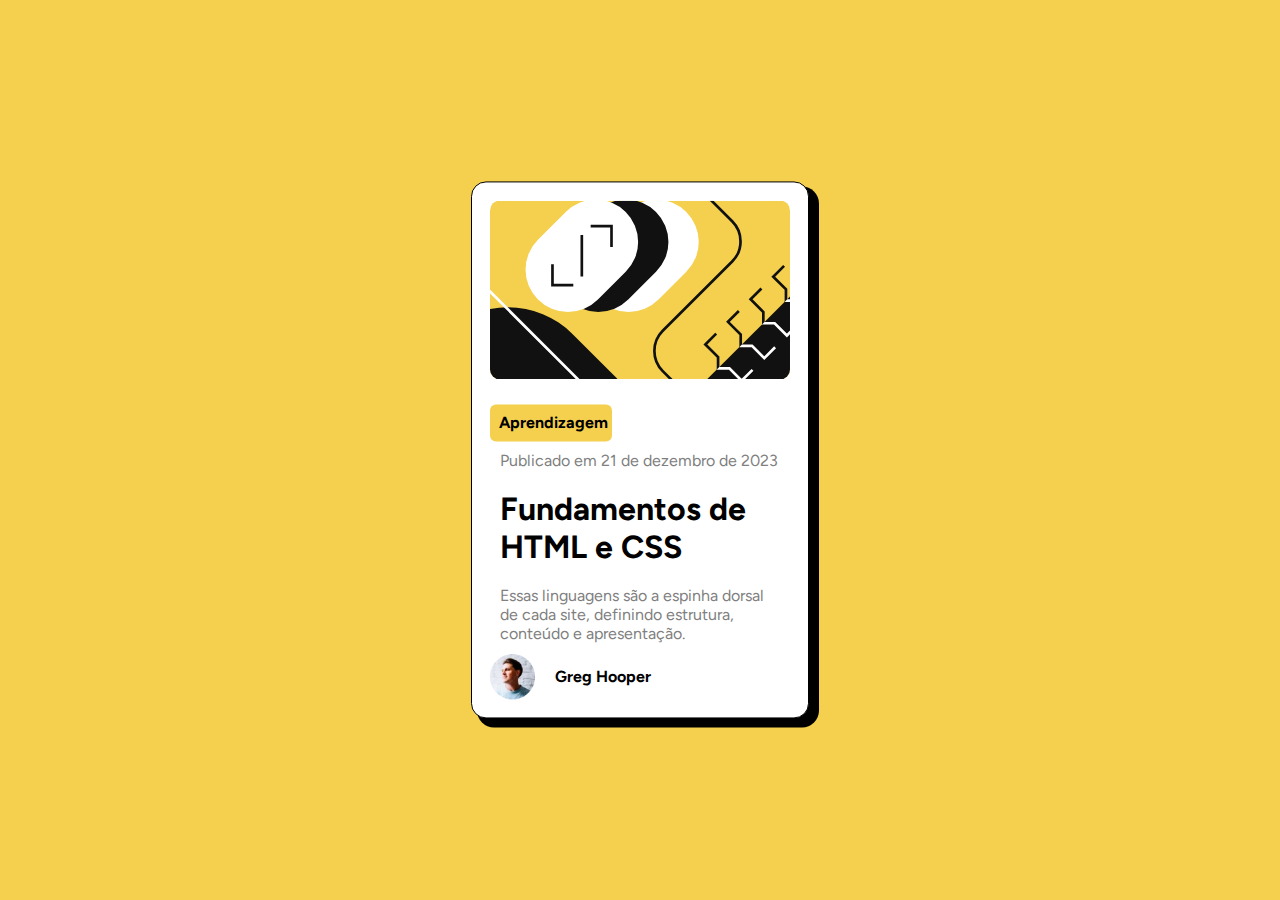
<file: blog/index.html>
<!DOCTYPE html>
<html lang="pt-br">

<head>
    <meta charset="UTF-8">
    <meta name="viewport" content="width=device-width, initial-scale=1.0">
    <title>Cartão de visualização do blog</title>
    <link rel="stylesheet" href="estilos/style.css">
    <link rel="shortcut icon" href="images/favicon-32x32.png" type="image/x-icon">
</head>

<body>
    <section>
        <img src="images/illustration-article.svg" alt="">
        <article>
            <div>
                <p>Aprendizagem</p>
            </div>
            <p>Publicado em 21 de dezembro de 2023</p>
            <h1>Fundamentos de HTML e CSS</h1>
            <p>Essas linguagens são a espinha dorsal de cada site, definindo estrutura, conteúdo e apresentação.</p>
            <div id="perfil"><img src="images/image-avatar.webp" alt="Imagem do perfil"><strong>Greg Hooper</strong>
            </div>
        </article>
    </section>
</body>

</html>
</file>
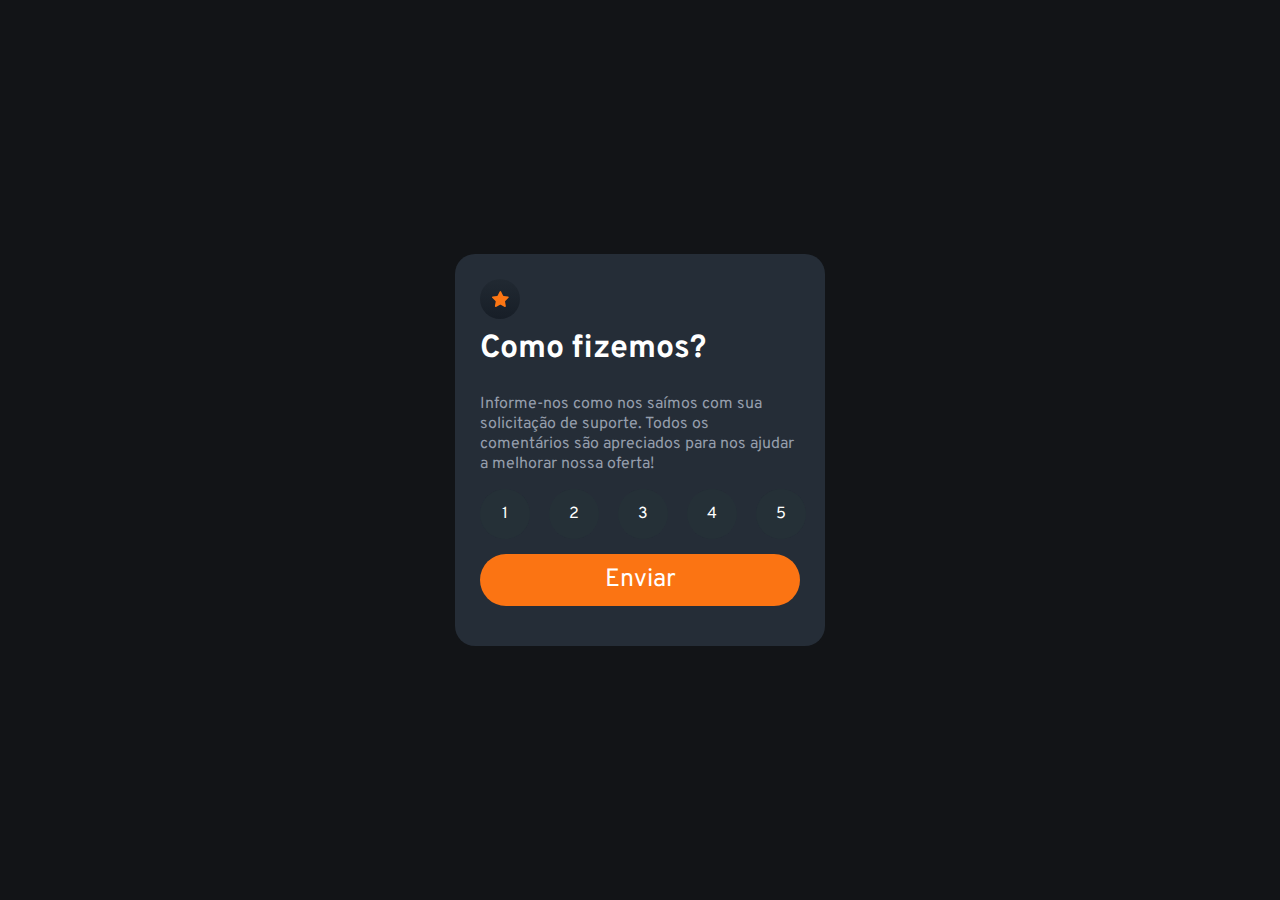
<file: clasificacao/index.html>
<!DOCTYPE html>
<html lang="pt-br">
<head>
    <meta charset="UTF-8">
    <meta name="viewport" content="width=device-width, initial-scale=1.0">
    <title>Componente de classificação interativa</title>
    <link rel="shortcut icon" href="image/favicon-32x32.png" type="image/x-icon">
    <link rel="stylesheet" href="estilos/style.css">
</head>
<body>
    <div id="pai">
        <div id="img"><img src="image/icon-star.svg" alt=""></div>
        <h1>Como fizemos?</h1>
        <p>Informe-nos como nos saímos com sua solicitação de suporte. Todos os comentários são apreciados para nos ajudar a melhorar nossa oferta!</p>
        <div class="avaliacao">
            <div class="nota">
                <label>
                    <input type="radio" name="nota" id="" value="1">
                    <span>1</span>
                </label>
            </div>
            <div class="nota">
                <label>
                    <input type="radio" name="nota" id="" value="2">
                    <span>2</span>
                </label>
            </div>
            <div class="nota">
                <label>
                    <input type="radio" name="nota" id="" value="3">
                    <span>3</span>
                </label>
            </div>
            <div class="nota">
                <label>
                    <input type="radio" name="nota" id="" value="4">
                    <span>4</span>
                </label>
            </div>
            <div class="nota">
                <label>
                    <input type="radio" name="nota" id="" value="5">
                    <span>5</span>
                </label>
            </div>
        </div>
        <input type="submit" value="Enviar" onclick="cliquei()"> 

        <!-- Enviar Você selecionou entre 5 Obrigado! Agradecemos por dedicar seu tempo para avaliar. Se precisar de mais suporte, não hesite em entrar em contato!</div> -->
    <script>
        function cliquei(n) {
            console.log('OLA')
        }
    </script>
</body>
</html>
</file>
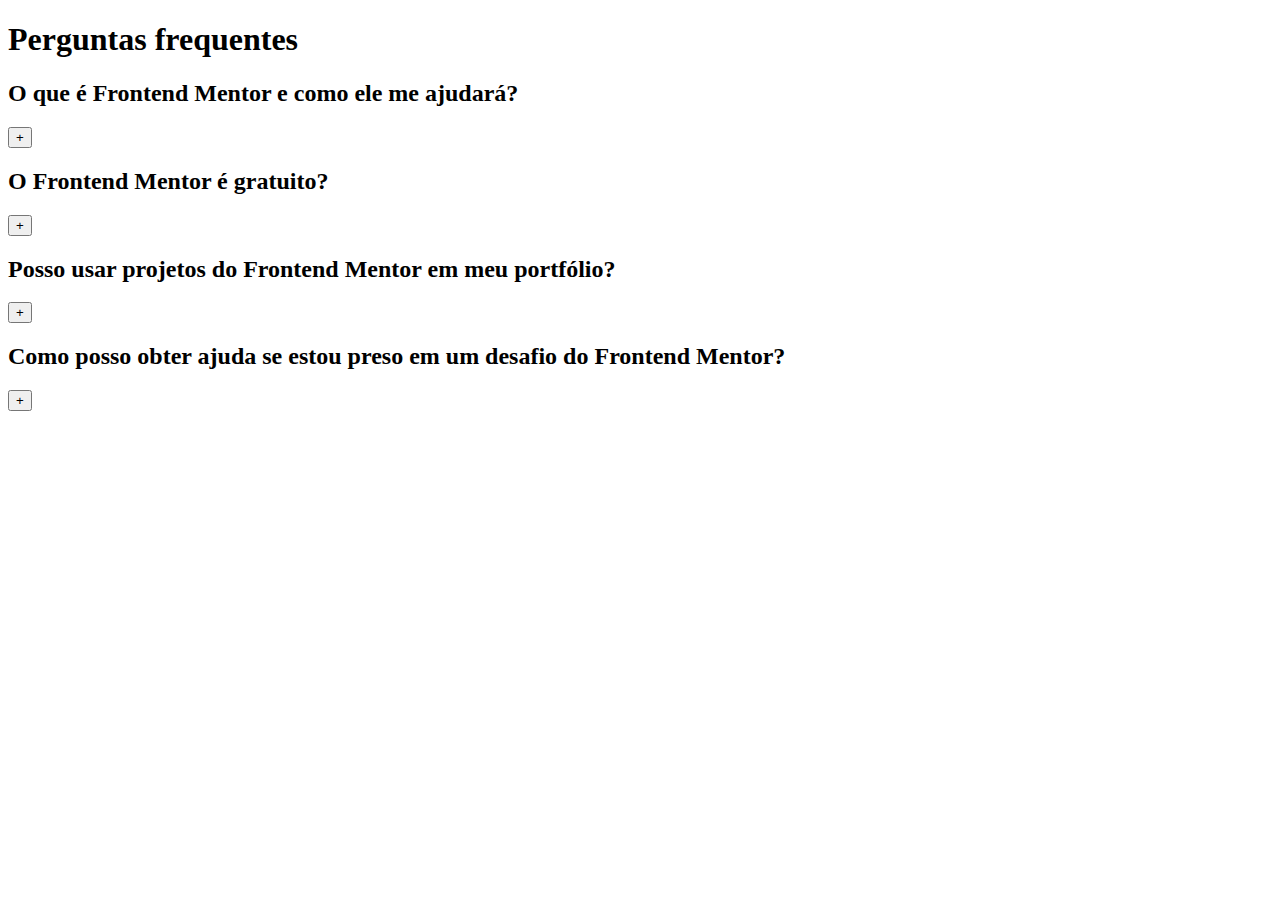
<file: faq/index.html>
<!DOCTYPE html>
<html lang="pt-br">

<head>
    <meta charset="UTF-8">
    <meta name="viewport" content="width=device-width, initial-scale=1.0">
    <title>FAQs</title>
    <link rel="stylesheet" href="estilos/style.css">
</head>

<body>
    <div id="caixa_perguntas">
        <h1>Perguntas frequentes </h1>
        <h2>O que é Frontend Mentor e como ele me ajudará?</h2> <button onclick="abrirConteudo(0)">+</button>
        <p class="res">
            Frontend Mentor oferece desafios de codificação realistas para ajudar os desenvolvedores a melhorar suas habilidades de codificação frontend com projetos em HTML, CSS e JavaScript. É adequado para todos os níveis e ideal para construção de portfólio.
        </p>
        <h2>O Frontend Mentor é gratuito?</h2> <button onclick="abrirConteudo(1)">+</button>
        
        <p class="res">
        </p>
        <h2>Posso usar projetos do Frontend Mentor em meu portfólio?</h2> <button>+</button>
        <p class="res">
        </p>
        <h2>Como posso obter ajuda se estou preso em um desafio do Frontend Mentor?</h2> <button>+</button>
        <p class="res">
        </p>
    </div>

    <script src="script.js"></script>
</body>

</html>
</file>
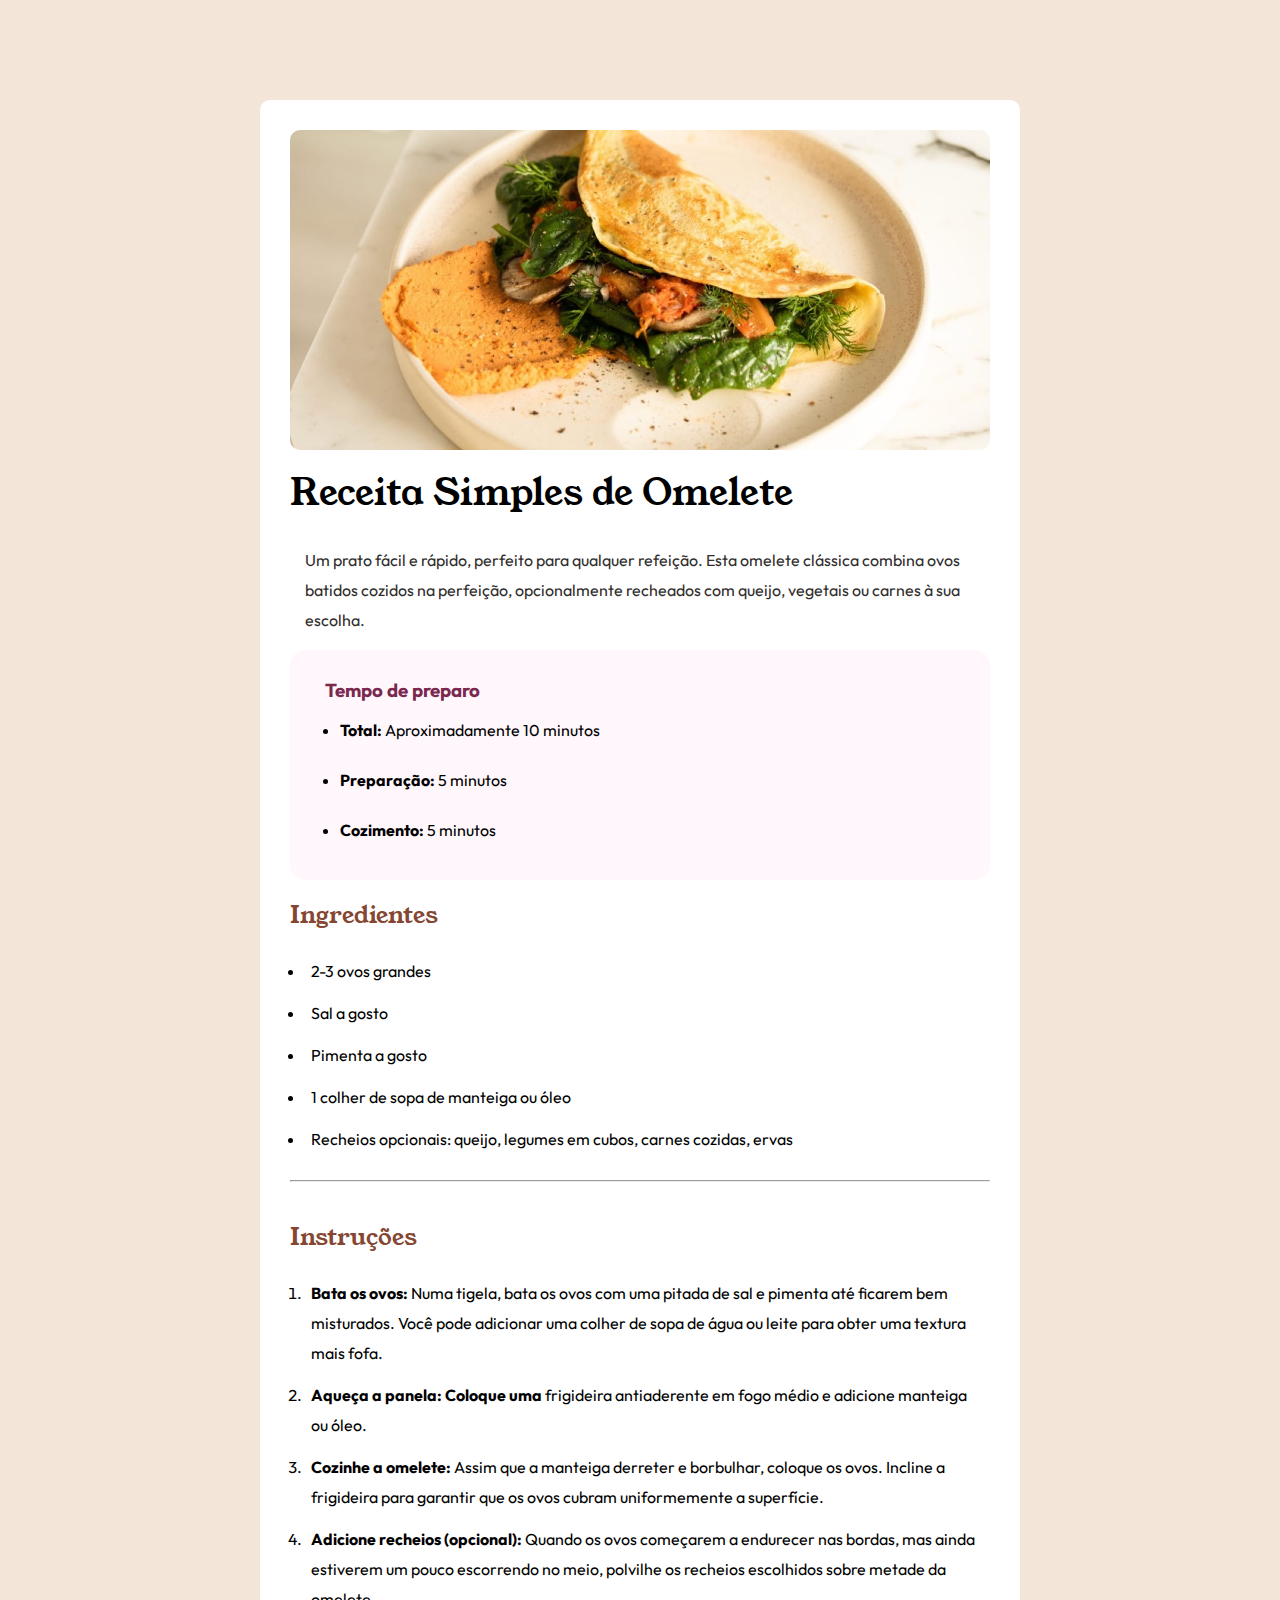
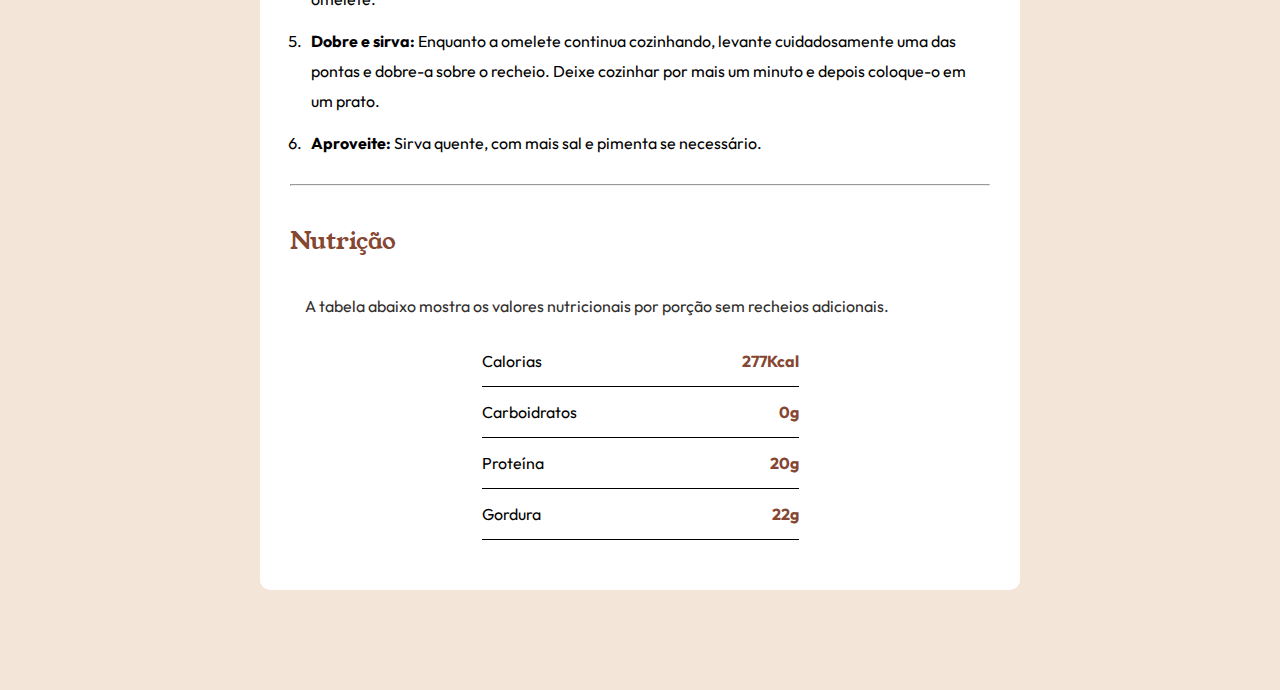
<file: pagina-de-receitas/index.html>
<!DOCTYPE html>
<html lang="pt-br">

<head>
    <meta charset="UTF-8" />
    <meta name="viewport" content="width=device-width, initial-scale=1.0" />
    <title>Páginas de Receitas</title>
    <link rel="stylesheet" href="estilos/style.css" />
    <link rel="stylesheet" href="estilos/media-query.css">
</head>

<body>

    <main>
        <div id="prato">
            <!-- foto do prato -->
        </div>
        <section>
            <h1>Receita Simples de Omelete</h1>
            <p>
                Um prato fácil e rápido, perfeito para qualquer refeição. Esta omelete
                clássica combina ovos batidos cozidos na perfeição, opcionalmente
                recheados com queijo, vegetais ou carnes à sua escolha.
            </p>
            <div>
                <div id="preparo">
                    <h3>Tempo de preparo</h3>
                    <ul>
                        <li><strong>Total:</strong> Aproximadamente 10 minutos</li>
                        <li><strong>Preparação:</strong> 5 minutos</li>
                        <li><strong>Cozimento:</strong> 5 minutos</li>
                    </ul>
                </div>
            </div>
            <h2>Ingredientes</h2>
            <ul>
                <li>2-3 ovos grandes</li>
                <li>Sal a gosto</li>
                <li>Pimenta a gosto</li>
                <li>1 colher de sopa de manteiga ou óleo</li>
                <li>Recheios opcionais: queijo, legumes em cubos, carnes cozidas, ervas</li>
            </ul>
            <hr>
            <h2>Instruções</h2>
            <ol type="1">
                <li>
                    <strong>Bata os ovos:</strong> Numa tigela, bata os ovos com uma pitada de sal e pimenta até
                    ficarem bem misturados. Você pode adicionar uma colher de sopa de água ou
                    leite para obter uma textura mais fofa.
                </li>
                <li>
                    <strong>Aqueça a panela: Coloque uma</strong>
                    frigideira antiaderente em fogo médio e adicione manteiga ou óleo.
                </li>
                <li>
                    <strong>Cozinhe a omelete:</strong> Assim que a manteiga derreter e borbulhar, coloque os ovos.
                    Incline a frigideira para garantir que os ovos cubram uniformemente a superfície.
                </li>
                <li>
                    <strong>Adicione recheios (opcional):</strong> Quando os ovos começarem a
                    endurecer nas bordas, mas ainda estiverem um pouco escorrendo no meio,
                    polvilhe os recheios escolhidos sobre metade da omelete.
                </li>
                <li>
                    <strong>Dobre e sirva:</strong>
                    Enquanto a omelete continua cozinhando, levante cuidadosamente uma das
                    pontas e dobre-a sobre o recheio. Deixe cozinhar por mais um minuto e
                    depois coloque-o em um prato.
                </li>
                <li>
                    <strong>Aproveite:</strong> Sirva quente, com mais sal e
                    pimenta se necessário.
                </li>
            </ol>
            <hr>
            <h2>Nutrição</h2>
            <p>
                A tabela abaixo mostra os valores nutricionais por porção sem recheios
                adicionais.
            </p>
            <table>
                <tr>
                    <td>Calorias</td>
                    <td class="dados">277Kcal</td>
                </tr>
                <tr>
                    <td>Carboidratos</td>
                    <td class="dados">0g</td>
                </tr>
                <tr>
                    <td>Proteína</td>
                    <td class="dados">20g</td>
                </tr>
                <tr>
                    <td>Gordura</td>
                    <td class="dados">22g</td>
                </tr>
            </table>
        </section>
    </main>
</body>

</html>
</file>
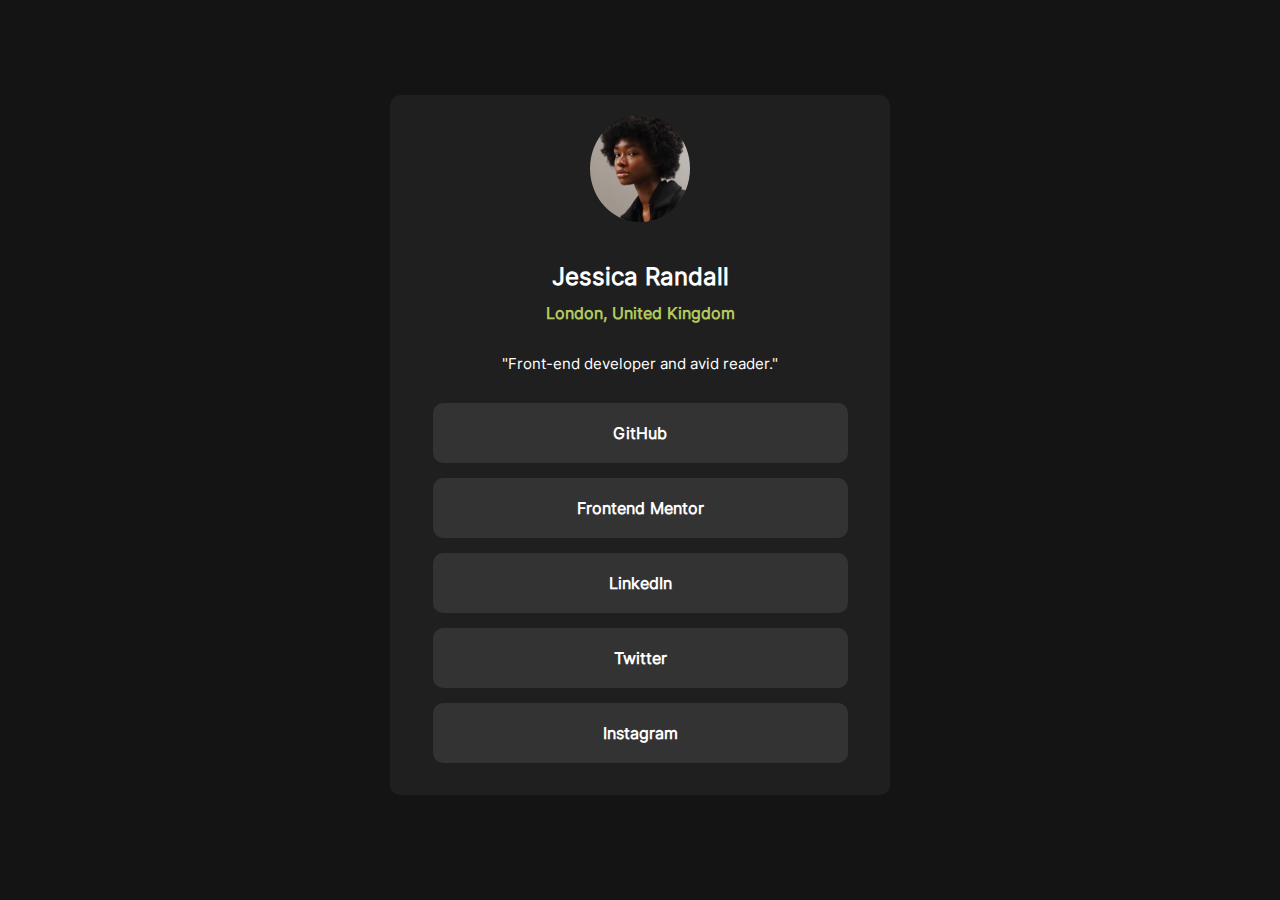
<file: perfil/index.html>
<!DOCTYPE html>
<html lang="pt-br">
<head>
    <meta charset="UTF-8">
    <meta name="viewport" content="width=device-width, initial-scale=1.0">
    <title>Perfil Social</title>
    <link rel="shortcut icon" href="imagens/favicon-32x32.png" type="image/x-icon">
    <link rel="stylesheet" href="estilos/style.css">
</head>
<body>

    <div id="login">
            <div class="img"></div>
                <h2>Jessica Randall</h2>
                <p id="local">London, United Kingdom</p>
                <p id="p">"Front-end developer and avid reader."</p>    
                <div id="links">
                    <a href="#">GitHub</a>
                    <a href="#">Frontend Mentor</a>
                    <a href="#">LinkedIn</a>
                    <a href="#">Twitter</a>
                    <a href="#">Instagram</a>
                </div>
    </div>
</body>
</html>
</file>
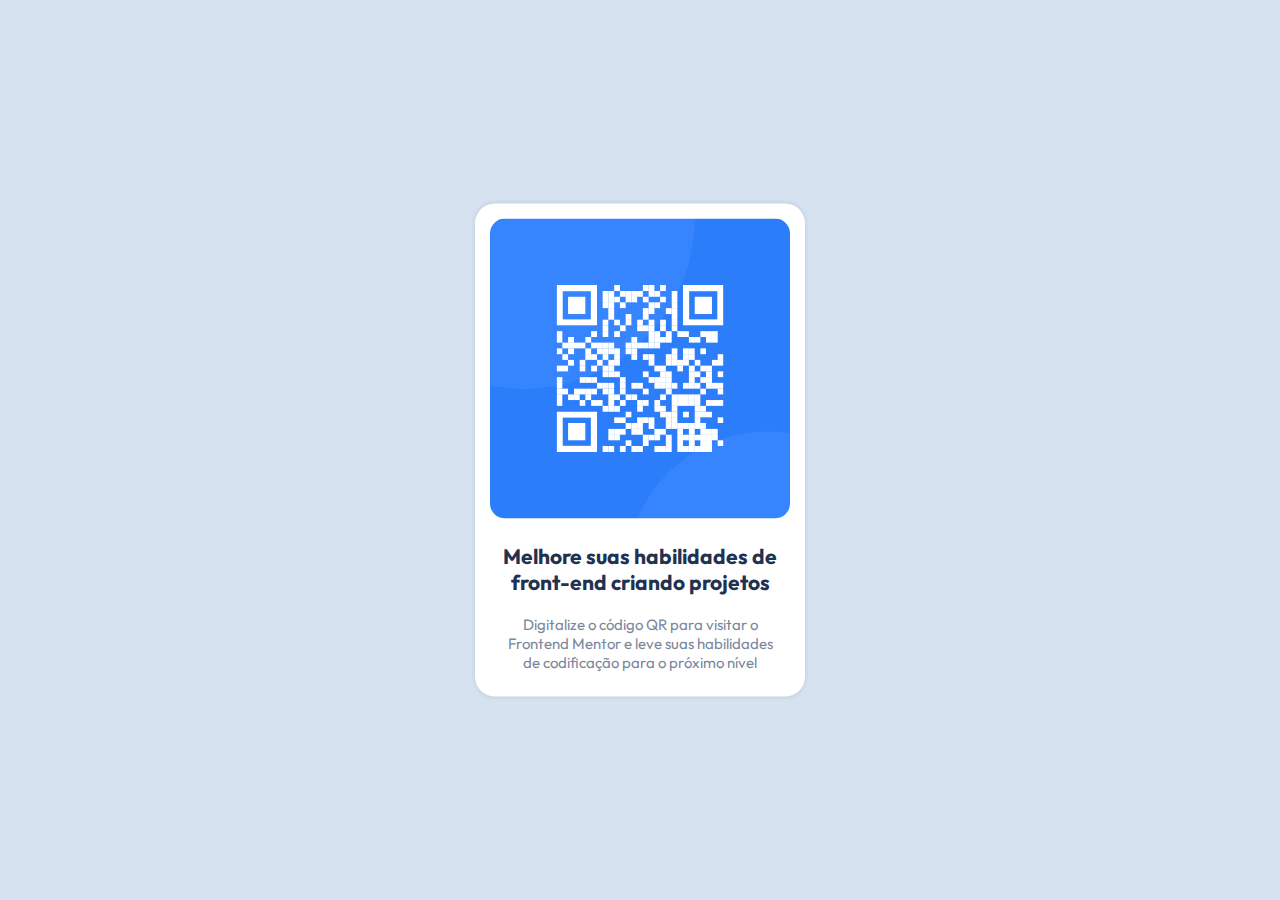
<file: qrcode/index.html>
<!DOCTYPE html>
<html lang="pt-br">

<head>
    <meta charset="UTF-8">
    <meta name="viewport" content="width=device-width, initial-scale=1.0">
    <title>QR-Code</title>
    <link rel="stylesheet" href="style.css">
    <link rel="shortcut icon" href="image/favicon-32x32.png" type="image/x-icon">
</head>

<body>
    <div id="caixa">
        <div>
            <img src="image/image-qr-code.png" alt="">
        </div>
        <h1>Melhore suas habilidades de front-end criando projetos</h1>
        <p>
            Digitalize o código QR para visitar o Frontend Mentor e
            leve suas habilidades de codificação para o próximo nível
        </p>
    </div>
</body>

</html>
</file>
<file: blog/estilos/style.css>
@charset "UTF-8";

@font-face {
    font-family: 'Figtree';
    src: url(../fonts/Figtree-VariableFont_wght.ttf) format('truetype');
}

:root{
    --cor01: #f4d04e;
    --cor02: #ffffff;
    --cor03:  #808080;
    --cor04:#000000 ;

    --fonte-padrao: 'Figtree';
}

*{
    margin: 0;
    padding: 0;
    font-family: var(--fonte-padrao);
}

body{
    background-color: var(--cor01);
}

section{
    position: absolute;
    left: 50%;
    top: 50%;
    transform: translate(-50%, -50%);
    background-color: var(--cor02);
    width: 300px;
    border: 1px solid black;
    padding: 18px;
    border-radius: 15px;
    box-shadow: 8px 7px 0px 2px black;

}

section > img {
    display: block;
    width: 100%;
    margin: auto;
    border-radius: 10px;
    margin-bottom: 25px;
}

div > p{
    background-color: var(--cor01);
    width: 104px;
    padding: 9px;
    border-radius: 6px;
    font-weight: bolder;
    color: var(--cor04);
}

h1{
    font-weight: bolder;
    padding: 10px;
}

p{
    padding: 10px;
    color: var(--cor03);
}

#perfil{
    display: flex;
    align-items: center;
    gap: 20px;
}
#perfil > img{
    width: 45px;
}
</file>
<file: clasificacao/estilos/style.css>
@charset "UTF-8";

@import url('https://fonts.googleapis.com/css2?family=Overpass:ital,wght@0,100..900;1,100..900&display=swap');


:root {
    --cor01: #fb7413;
    --cor02: #ffffff;
    --cor03: #959eac;
    --cor04: #7c8798;
    --cor05: #252d37;
    --cor06: #121417;
    --fonte-padrao:"Overpass", sans-serif;
}

*{
    padding: 0;
    margin: 0;
    font-family: var(--fonte-padrao);
}

body{
    background-color: var(--cor06);
}

#pai{
    position: absolute;
    top: 50%;
    left: 50%;
    transform: translate(-50%, -50%);
    background-color: var(--cor05); 
    width: 320px;
    padding: 25px;
    border-radius: 20px;
    list-style: none;
}

#img{
    width: 40px;
    height: 40px;
    border-radius: 50%;
    background-image: linear-gradient(to top, #171E27 , #212932); 
    display: flex;
    align-items: center;
    justify-content: center;
}

h1{
    color: var(--cor02);
    padding: 10px 0px;
}

p{
    color: var(--cor03);
    padding: 15px 0px;
}

.avaliacao{
    display: flex;
    align-items: center;
    justify-content: center;
    gap: 30px;
    height: 50px;
    list-style: none;
    margin: 0;
    padding: 0;
}

.avaliacao:after{
    content: "";
    clear: both;

}

.nota{
    border: 1px solid #ccc;
    box-sizing: border-box;
    float: left;
    height: 50px;
    position: relative;
    width: 50px;
    border: none;
    
}

.nota + .nota {
    margin-left: 25px;
}

.nota label{
    background: #253037 no-repeat center center;
    cursor: pointer;
    display: flex;
    justify-content: center;
    align-items: center;
    position: absolute;
    width: 50px;
    height: 50px;
    white-space: nowrap;
    border-radius: 50%;
    color: white;
}

.nota label span{
    z-index: 1;
}

.nota label input[type=radio] {
    all: unset;
    position: absolute;
    width: 50px;
    height: 50px;
    top: 0;
    left: 0;
    border-radius: 50%;
    background-color: #253037;
}

.nota label:hover {
    background-color: var(--cor04);
}

.nota label input[type=radio]:hover{
    background-color: var(--cor04);
}

.nota label input[type=radio]:checked{
    background-color: var(--cor01);
}

.nota label input[type=radio]:checked + span{
    color: var(--cor02);
}



button:hover{
    background-color:  #7C8894;
}


input{
    background-color: var(--cor01);
    color: var(--cor02);
    font-family: var(--fonte-padrao);
    font-size: 25px;
    text-align: center;
    width: 100%;
    padding: 10px;
    border-radius: 30px;
    border: none;
    margin: 15px 0px;
}

input:hover{
    background-color: #fa822c;
}
</file>
<file: faq/estilos/style.css>
@charset "UTF-8";

@font-face {
    font-family: 'WorkSans';
    src: url(../fonts/WorkSans-VariableFont_wght.ttf);
}


:root{
    --cor01: #ffffff;
    --cor02: #f9f0ff;
    --cor03: #8c6991;
    --cor04: #2f1533;

    --fonte-padrao: 'WorkSans', Arial, sans-serif;
}

.res{
    display: none;
}
</file>
<file: pagina-de-receitas/estilos/style.css>
@charset "UTF-8";

@font-face {
    font-family: 'YoungSerif' ;
    src: url(../fonts/YoungSerif-Regular.ttf) format('truetype');
}

@font-face {
    font-family: 'Outfit';
    src: url(../fonts/Outfit-VariableFont_wght.ttf);
}

:root{
    --cor1:#854632;
    --cor2:#7b284f;

    --cor00: #ffffff;
    --cor01 : #fff5fa;
    --cor02: #f3e6d8;
    --cor03: #e4ded8;
    --cor04: #5f574e;
    --cor05: #302d2c;


    --fonte-padrao: 'Outfit';
    --fonte-secund: 'YoungSerif', Arial, sans-serif;
}

*{
    margin: 0px;
    padding: 0px;
    font-family: var(--fonte-padrao);
}


#prato{
    background-image: url(../image/image-omelette.jpeg);
    background-size: cover;
    background-position: center center;
    background-repeat: no-repeat;
    height: 172px;
    width: 100%;
}

hr{
    color: #302d2c;
    margin: 20px 0px;
}
main{
    background-color: var(--cor00);
}
section{
    line-height: 30px;
    padding: 25px 20px;
    
}

h1 {
    font-size: 2.3em;
    font-family: var(--fonte-secund);
    font-weight: 400;
    line-height: 45px;
    padding-bottom: 15px;
}

p{
    font-family: var(--fonte-padrao);
    padding: 15px;
    color: #302d2c;
}

#preparo{
    padding: 25px 35px;
    border-radius: 15px;
    background-color: #FFF7FC;
}
#preparo > h3{
    color: var(--cor2);
}
#preparo > ul > li{
    padding: 10px 0px;
}

h2 {
    font-family: var(--fonte-secund);
    font-weight: normal;
    color: var(--cor1);
    padding: 20px 0px;
}

li{
    margin-left: 15px;
    padding: 6px;
}

table{
    display: flex;
    justify-content: center;
    border-collapse: collapse;
}
tr{
    display: flex;
    justify-content: space-between;
    border-bottom: 1px solid black;
    gap: 200px;
    padding: 10px 0px;
}

.dados{
    color:var(--cor1);
    font-weight: bold;
}
</file>
<file: pagina-de-receitas/estilos/media-query.css>
@charset "UTF-8";

/* Typical Device Breakpoints
-------------------------------
Pequenas telas: até 600px
Celular: de 600px até 768px
Tablet: 768px até 992px
Desktop: 992 até 1200px
Grandes telas: acima de 1200px
 */

@media screen and (min-width: 768px){
    body{
        background-color: #F3E5D8;
    }
    #prato{
        height: 320px;
        border-radius: 10px;
    }
    main{
        width: 700px;
        margin: 100px auto;
        padding: 30px;
        border-radius: 10px;
    }
    section{
        padding: 20px 0px;
    }
}
</file>
<file: perfil/estilos/style.css>
@charset "UTF-8";

@font-face {
    font-family: 'Inter';
    src: url(../fonts/Inter-Regular.ttf);
}

:root{
    --fonte-padrao: 'Inter', Arial;
}

body {
    position: relative;
    background-color: #141414;
    height: 97vh;
    font-family: var(--fonte-padrao);
}

div#login{
    display: flex;
    align-items: center;
    flex-direction: column;
    text-align: center;
    position: absolute;
    left: 50%;
    top: 50%;
    transform: translate(-50%, -50%);
    background-color: #1F1F1F;
    width: 330px;
    height: 700px;
    border-radius: 10px;
    color: white;
}



div.img{
    margin: 20px auto;
    background-image: url(../imagens/avatar-jessica.jpeg);
    background-repeat: no-repeat;
    background-size: cover;
    border-radius: 50%;
    width: 100px;
    height: 130px;
}

#local{
    margin-top: -8px;
    color: #b3ca5d;
    font-weight: bold;
}

#p {

    font-weight: normal;
    font-size: 15px;
}

#links{
    height: 70%;
    width: 100%;
}

a {
    display: flex;
    margin: 15px auto;
    text-decoration: none;
    justify-content: center;
    border-radius: 10px;
    width: 75%;
    padding: 20px;
    color: white;
    background-color: #333333;
    font-weight: bold;
}
a:hover{
    background-color: #575757;
}


@media screen and (min-width: 768px)  {
    div#login{
        width: 500px;
    }
}
</file>
<file: qrcode/style.css>
@charset "UTF-8";


@import url('https://fonts.googleapis.com/css2?family=Outfit:wght@100..900&display=swap');

:root {
    --cor01: #ffffff;
    --cor02: #d6e2f0;
    --cor03: #7b879d;
    --cor04: #1f3251;

    --fonte-padrao: "Outfit", Arial, sans-serif;
}

* {
    margin: 0;
    padding: 0;
    font-family: var(--fonte-padrao);
}

body {
    background-color: var(--cor02);
}

#caixa {
    background-color: var(--cor01);
    width: 300px;
    text-align: center;
    border-radius: 20px;
    padding: 15px;
    position: absolute;
    top: 50%;
    left: 50%;
    transform: translate(-50%, -50%);
    box-shadow: 0px 0px 5px rgba(0, 0, 0, 0.103);
}

div>img {
    width: 300px;
    border-radius: 15px;
    margin-bottom: 10px;
}

h1 {
    font-size: 21px;
    font-weight: 700;
    padding: 10px;
    color: var(--cor04);
}

p {
    padding: 10px;
    color: var(--cor03);
    font-size: 15px;
}
</file>
